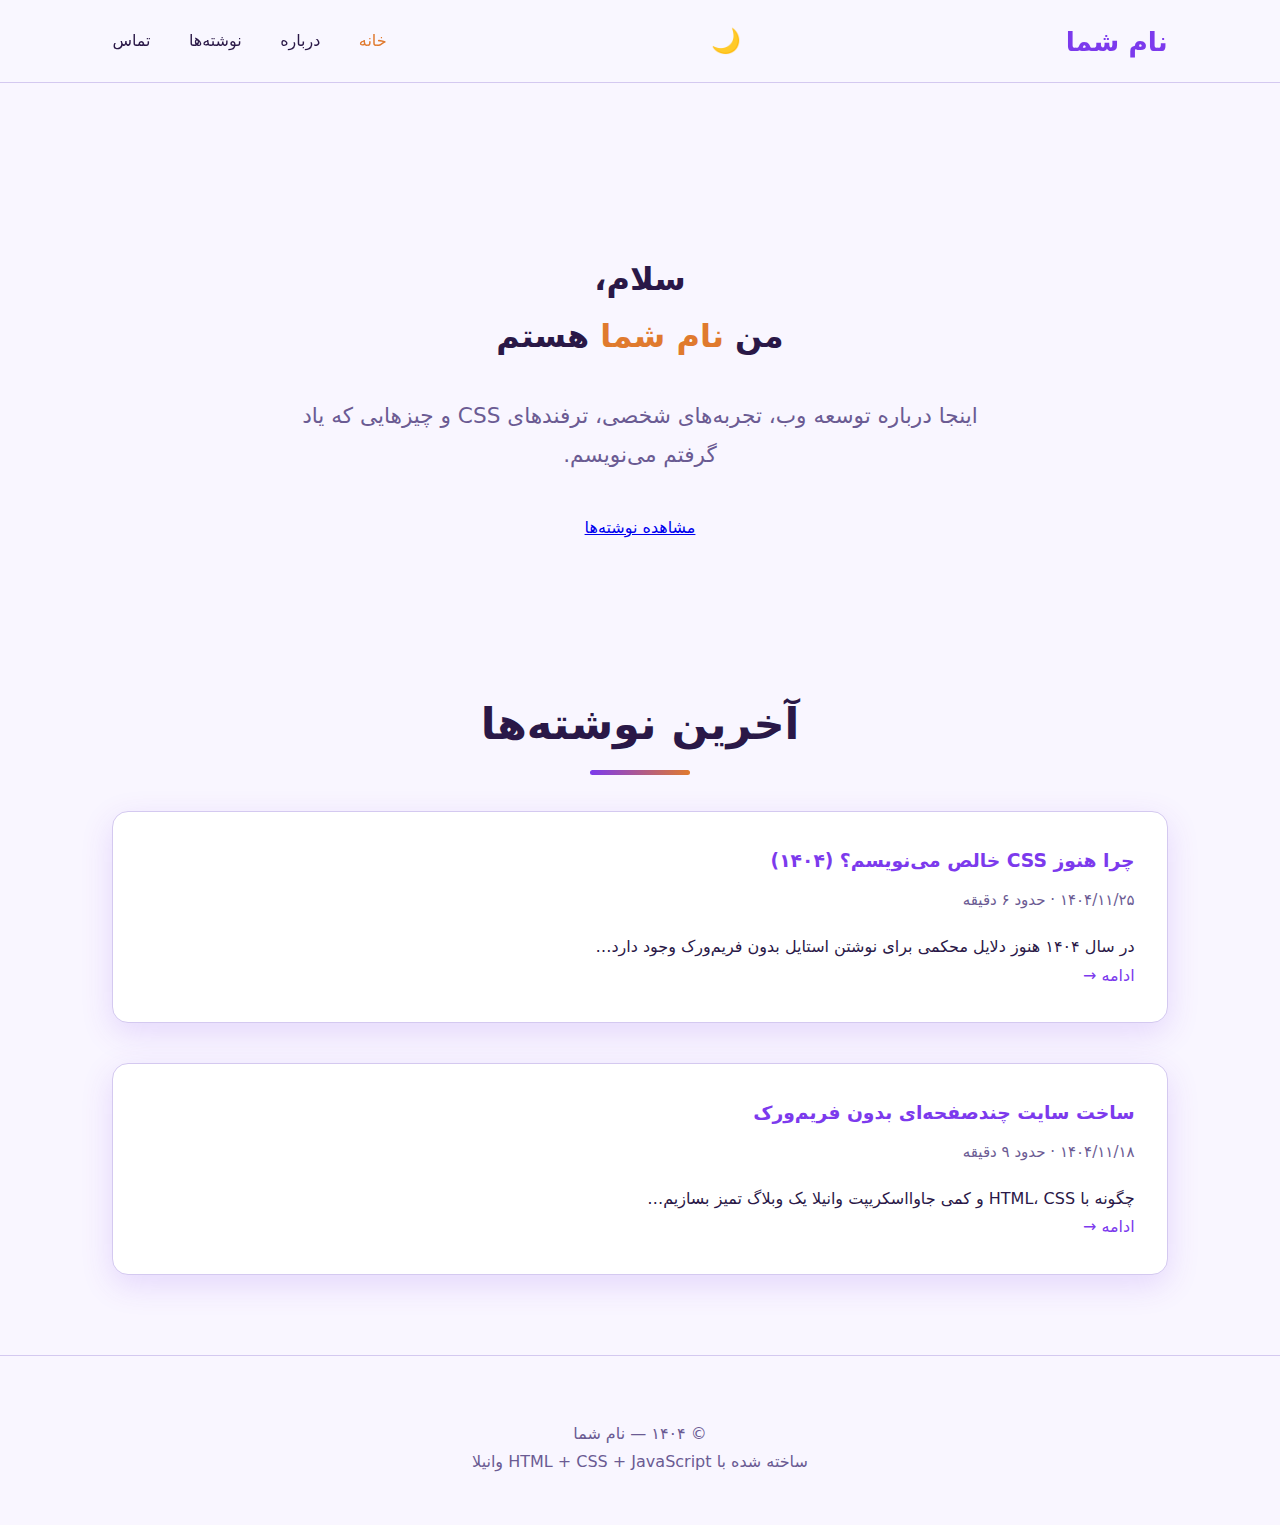
<file: index.html>
<!DOCTYPE html>
<html lang="fa" dir="rtl">
<head>
  <meta charset="UTF-8" />
  <meta name="viewport" content="width=device-width, initial-scale=1.0"/>
  <title>نام شما | خانه</title>
  <link rel="stylesheet" href="style.css" />
</head>
<body data-theme="dark">

<header>
  <div class="nav-container">
    <a href="index.html" class="logo">نام شما</a>

    <div style="display:flex; align-items:center; gap:1.4rem;">
      <button id="theme-toggle" aria-label="تغییر تم">🌙</button>
      <div class="hamburger" id="hamburger">
        <span></span><span></span><span></span>
      </div>
    </div>

    <nav>
      <ul id="navLinks">
        <li><a href="index.html" class="active">خانه</a></li>
        <li><a href="about.html">درباره</a></li>
        <li><a href="blog.html">نوشته‌ها</a></li>
        <li><a href="contact.html">تماس</a></li>
      </ul>
    </nav>
  </div>
</header>

<main>
  <section style="text-align:center; padding: 7rem 1rem 5rem;">
    <h1 class="fade-in">سلام،<br>من <span style="color:var(--accent)">نام شما</span> هستم</h1>
    <p class="fade-in" style="font-size:1.35rem; max-width:720px; margin:2rem auto 2.5rem; color:var(--text-muted);">
      اینجا درباره توسعه وب، تجربه‌های شخصی، ترفندهای CSS و چیزهایی که یاد گرفتم می‌نویسم.
    </p>
    <a href="blog.html" class="btn fade-in">مشاهده نوشته‌ها</a>
  </section>

  <section class="fade-in">
    <h2 class="section-title">آخرین نوشته‌ها</h2>

    <div class="card post-preview">
      <h3><a href="posts/post-2.html">چرا هنوز CSS خالص می‌نویسم؟ (۱۴۰۴)</a></h3>
      <div class="meta">۱۴۰۴/۱۱/۲۵ · حدود ۶ دقیقه</div>
      <p>در سال ۱۴۰۴ هنوز دلایل محکمی برای نوشتن استایل بدون فریم‌ورک وجود دارد…</p>
      <a href="posts/post-2.html" class="read-more">ادامه →</a>
    </div>

    <div class="card post-preview">
      <h3><a href="posts/post-1.html">ساخت سایت چندصفحه‌ای بدون فریم‌ورک</a></h3>
      <div class="meta">۱۴۰۴/۱۱/۱۸ · حدود ۹ دقیقه</div>
      <p>چگونه با HTML، CSS و کمی جاوااسکریپت وانیلا یک وبلاگ تمیز بسازیم…</p>
      <a href="posts/post-1.html" class="read-more">ادامه →</a>
    </div>
  </section>
</main>

<footer>
  <p>© ۱۴۰۴ — نام شما<br>ساخته شده با HTML + CSS + JavaScript وانیلا</p>
</footer>

<button id="back-to-top" aria-label="بازگشت به بالا">↑</button>

<script>
// ──────────────── ۱. منوی موبایل
const ham = document.getElementById('hamburger');
const nav = document.getElementById('navLinks');
ham.onclick = () => {
  ham.classList.toggle('active');
  nav.classList.toggle('active');
};

// ──────────────── ۲. تغییر تم + ذخیره
const themeToggle = document.getElementById('theme-toggle');
const html = document.documentElement;

function setTheme(theme) {
  html.setAttribute('data-theme', theme);
  localStorage.setItem('theme', theme);
  themeToggle.textContent = theme === 'dark' ? '☀️' : '🌙';
}

let saved = localStorage.getItem('theme');
if (!saved) {
  saved = window.matchMedia('(prefers-color-scheme: dark)').matches ? 'dark' : 'light';
}
setTheme(saved);

themeToggle.onclick = () => {
  setTheme(html.getAttribute('data-theme') === 'dark' ? 'light' : 'dark');
};

// ──────────────── ۳. انیمیشن fade-in هنگام اسکرول
const observer = new IntersectionObserver(entries => {
  entries.forEach(entry => {
    if (entry.isIntersecting) {
      entry.target.classList.add('visible');
    }
  });
}, { threshold: 0.08 });

document.querySelectorAll('.fade-in').forEach(el => observer.observe(el));

// ──────────────── ۴. دکمه بازگشت به بالا
const btt = document.getElementById('back-to-top');
window.addEventListener('scroll', () => {
  btt.classList.toggle('show', window.scrollY > 350);
});
btt.onclick = () => window.scrollTo({ top: 0, behavior: 'smooth' });
</script>
</body>
</html>
</file>
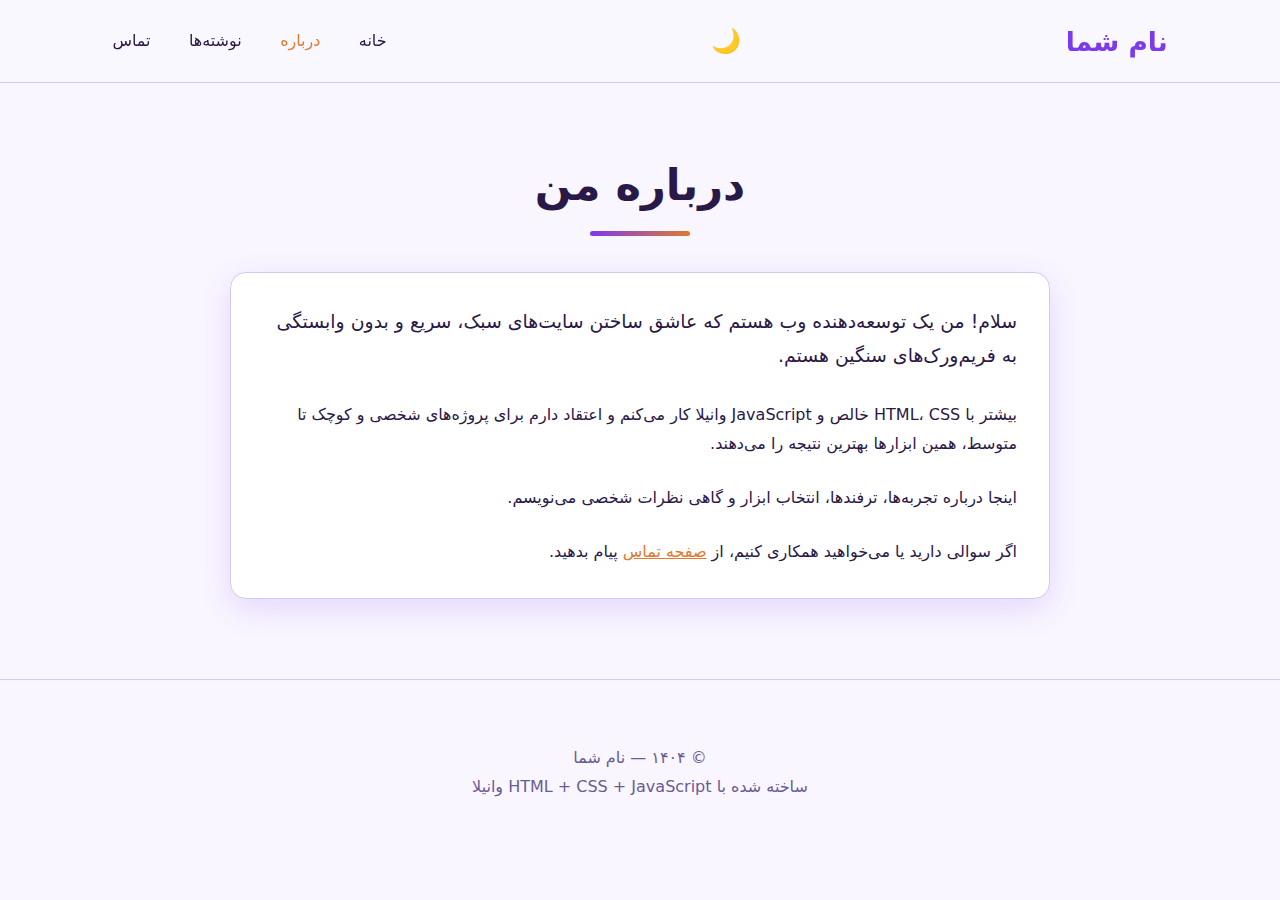
<file: about.html>
<!DOCTYPE html>
<html lang="fa" dir="rtl">
<head>
  <meta charset="UTF-8" />
  <meta name="viewport" content="width=device-width, initial-scale=1.0"/>
  <title>نام شما | درباره من</title>
  <link rel="stylesheet" href="style.css" />
</head>
<body data-theme="dark">

<header>
  <!-- دقیقاً همان هدر index.html را کپی کنید -->
  <div class="nav-container">
    <a href="index.html" class="logo">نام شما</a>

    <div style="display:flex; align-items:center; gap:1.4rem;">
      <button id="theme-toggle" aria-label="تغییر تم">🌙</button>
      <div class="hamburger" id="hamburger">
        <span></span><span></span><span></span>
      </div>
    </div>

    <nav>
      <ul id="navLinks">
        <li><a href="index.html">خانه</a></li>
        <li><a href="about.html" class="active">درباره</a></li>
        <li><a href="blog.html">نوشته‌ها</a></li>
        <li><a href="contact.html">تماس</a></li>
      </ul>
    </nav>
  </div>
</header>

<main>
  <h1 class="section-title fade-in">درباره من</h1>

  <div class="card fade-in" style="max-width:820px; margin:0 auto;">
    <p style="font-size:1.18rem; margin-bottom:1.8rem;">
      سلام! من یک توسعه‌دهنده وب هستم که عاشق ساختن سایت‌های سبک، سریع و بدون وابستگی به فریم‌ورک‌های سنگین هستم.
    </p>
    <p style="margin-bottom:1.6rem;">
      بیشتر با HTML، CSS خالص و JavaScript وانیلا کار می‌کنم و اعتقاد دارم برای پروژه‌های شخصی و کوچک تا متوسط، همین ابزارها بهترین نتیجه را می‌دهند.
    </p>
    <p style="margin-bottom:1.6rem;">
      اینجا درباره تجربه‌ها، ترفندها، انتخاب ابزار و گاهی نظرات شخصی می‌نویسم.
    </p>
    <p>
      اگر سوالی دارید یا می‌خواهید همکاری کنیم، از <a href="contact.html" style="color:var(--accent);">صفحه تماس</a> پیام بدهید.
    </p>
  </div>
</main>

<footer>
  <p>© ۱۴۰۴ — نام شما<br>ساخته شده با HTML + CSS + JavaScript وانیلا</p>
</footer>

<button id="back-to-top" aria-label="بازگشت به بالا">↑</button>

<!-- دقیقاً همان <script> که در index.html هست را اینجا هم کپی کنید -->
<script>
// همان کد جاوااسکریپت قبلی (منو + تم + fade + back to top)
const ham = document.getElementById('hamburger');
const nav = document.getElementById('navLinks');
ham.onclick = () => {
  ham.classList.toggle('active');
  nav.classList.toggle('active');
};

const themeToggle = document.getElementById('theme-toggle');
const html = document.documentElement;

function setTheme(theme) {
  html.setAttribute('data-theme', theme);
  localStorage.setItem('theme', theme);
  themeToggle.textContent = theme === 'dark' ? '☀️' : '🌙';
}

let saved = localStorage.getItem('theme');
if (!saved) {
  saved = window.matchMedia('(prefers-color-scheme: dark)').matches ? 'dark' : 'light';
}
setTheme(saved);

themeToggle.onclick = () => {
  setTheme(html.getAttribute('data-theme') === 'dark' ? 'light' : 'dark');
};

const observer = new IntersectionObserver(entries => {
  entries.forEach(entry => {
    if (entry.isIntersecting) {
      entry.target.classList.add('visible');
    }
  });
}, { threshold: 0.08 });

document.querySelectorAll('.fade-in').forEach(el => observer.observe(el));

const btt = document.getElementById('back-to-top');
window.addEventListener('scroll', () => {
  btt.classList.toggle('show', window.scrollY > 350);
});
btt.onclick = () => window.scrollTo({ top: 0, behavior: 'smooth' });
</script>
</body>
</html>
</file>
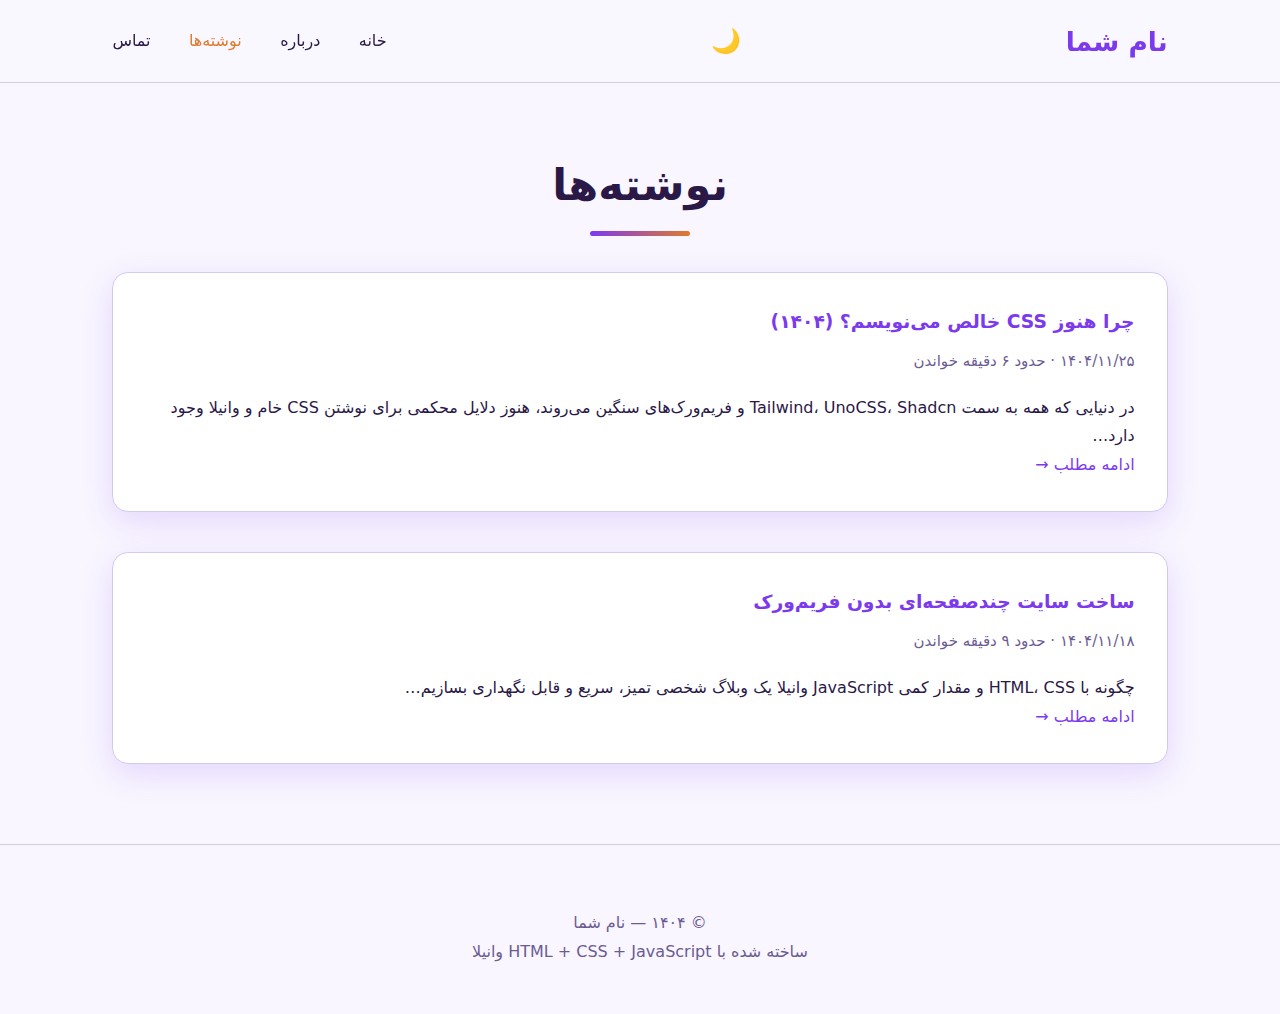
<file: blog.html>
<!DOCTYPE html>
<html lang="fa" dir="rtl">
<head>
  <meta charset="UTF-8" />
  <meta name="viewport" content="width=device-width, initial-scale=1.0"/>
  <title>نام شما | نوشته‌ها</title>
  <link rel="stylesheet" href="style.css" />
</head>
<body data-theme="dark">

<header>
  <div class="nav-container">
    <a href="index.html" class="logo">نام شما</a>

    <div style="display:flex; align-items:center; gap:1.4rem;">
      <button id="theme-toggle" aria-label="تغییر تم">🌙</button>
      <div class="hamburger" id="hamburger">
        <span></span><span></span><span></span>
      </div>
    </div>

    <nav>
      <ul id="navLinks">
        <li><a href="index.html">خانه</a></li>
        <li><a href="about.html">درباره</a></li>
        <li><a href="blog.html" class="active">نوشته‌ها</a></li>
        <li><a href="contact.html">تماس</a></li>
      </ul>
    </nav>
  </div>
</header>

<main>
  <h1 class="section-title fade-in">نوشته‌ها</h1>

  <div class="card fade-in post-preview">
    <h3><a href="posts/post-2.html">چرا هنوز CSS خالص می‌نویسم؟ (۱۴۰۴)</a></h3>
    <div class="meta">۱۴۰۴/۱۱/۲۵ · حدود ۶ دقیقه خواندن</div>
    <p>در دنیایی که همه به سمت Tailwind، UnoCSS، Shadcn و فریم‌ورک‌های سنگین می‌روند، هنوز دلایل محکمی برای نوشتن CSS خام و وانیلا وجود دارد…</p>
    <a href="posts/post-2.html" class="read-more">ادامه مطلب →</a>
  </div>

  <div class="card fade-in post-preview">
    <h3><a href="posts/post-1.html">ساخت سایت چندصفحه‌ای بدون فریم‌ورک</a></h3>
    <div class="meta">۱۴۰۴/۱۱/۱۸ · حدود ۹ دقیقه خواندن</div>
    <p>چگونه با HTML، CSS و مقدار کمی JavaScript وانیلا یک وبلاگ شخصی تمیز، سریع و قابل نگهداری بسازیم…</p>
    <a href="posts/post-1.html" class="read-more">ادامه مطلب →</a>
  </div>

  <!-- اگر پست بیشتری می‌خواهید، همین ساختار را تکرار کنید -->

</main>

<footer>
  <p>© ۱۴۰۴ — نام شما<br>ساخته شده با HTML + CSS + JavaScript وانیلا</p>
</footer>

<button id="back-to-top" aria-label="بازگشت به بالا">↑</button>

<script>
// ──────────────── منوی موبایل
const ham = document.getElementById('hamburger');
const nav = document.getElementById('navLinks');
ham.onclick = () => {
  ham.classList.toggle('active');
  nav.classList.toggle('active');
};

// ──────────────── تغییر تم + ذخیره
const themeToggle = document.getElementById('theme-toggle');
const html = document.documentElement;

function setTheme(theme) {
  html.setAttribute('data-theme', theme);
  localStorage.setItem('theme', theme);
  themeToggle.textContent = theme === 'dark' ? '☀️' : '🌙';
}

let saved = localStorage.getItem('theme');
if (!saved) {
  saved = window.matchMedia('(prefers-color-scheme: dark)').matches ? 'dark' : 'light';
}
setTheme(saved);

themeToggle.onclick = () => {
  setTheme(html.getAttribute('data-theme') === 'dark' ? 'light' : 'dark');
};

// ──────────────── انیمیشن fade-in
const observer = new IntersectionObserver(entries => {
  entries.forEach(entry => {
    if (entry.isIntersecting) {
      entry.target.classList.add('visible');
    }
  });
}, { threshold: 0.08 });

document.querySelectorAll('.fade-in').forEach(el => observer.observe(el));

// ──────────────── بازگشت به بالا
const btt = document.getElementById('back-to-top');
window.addEventListener('scroll', () => {
  btt.classList.toggle('show', window.scrollY > 350);
});
btt.onclick = () => window.scrollTo({ top: 0, behavior: 'smooth' });
</script>
</body>
</html>
</file>
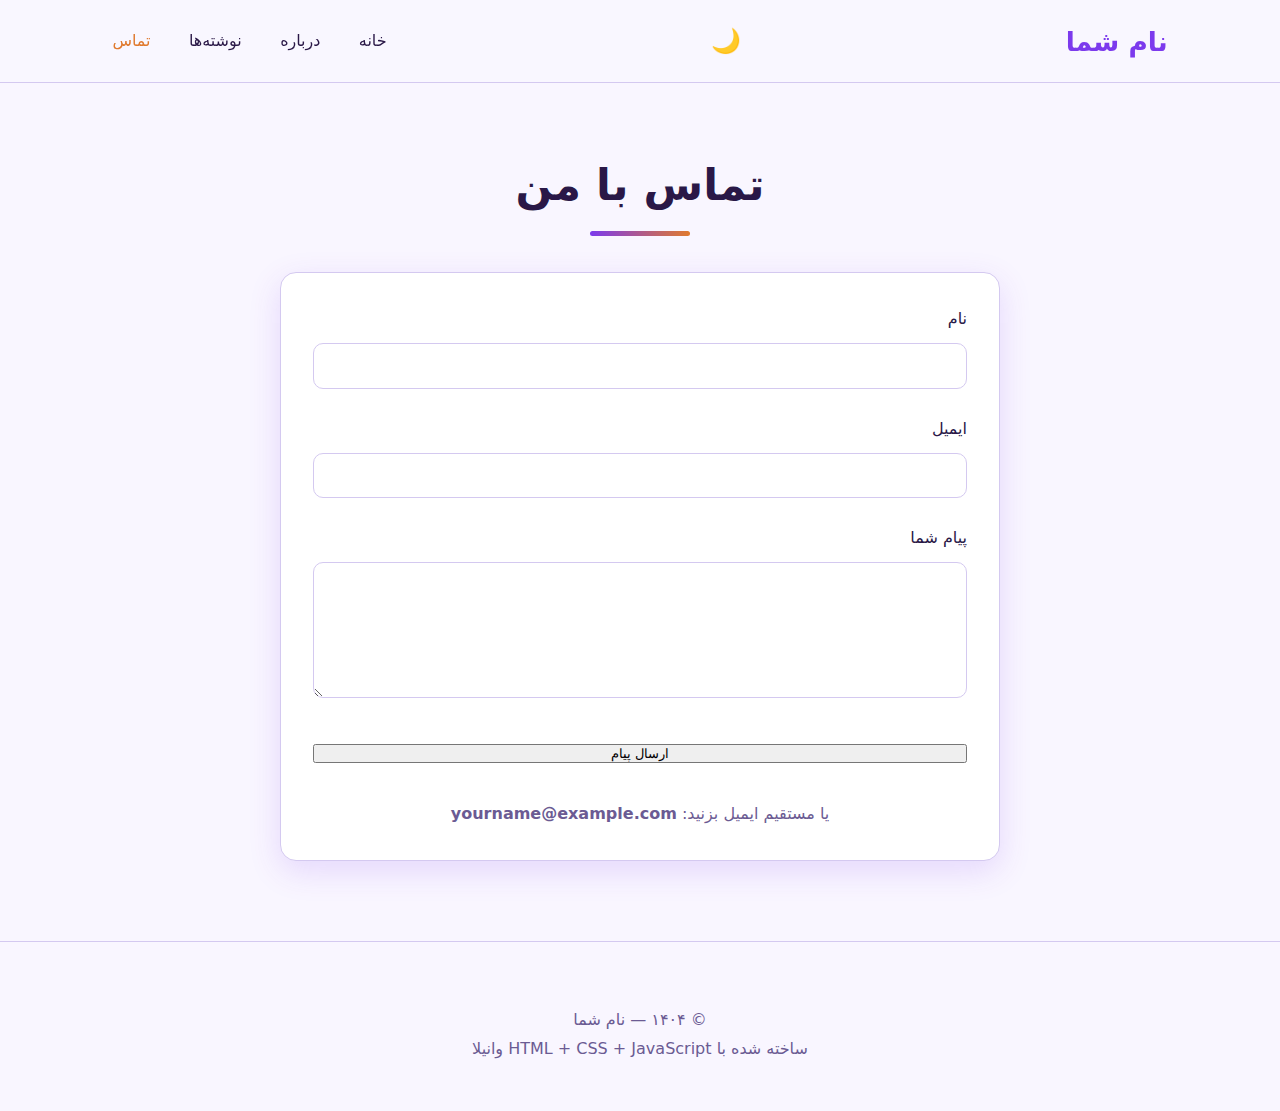
<file: contact.html>
<!DOCTYPE html>
<html lang="fa" dir="rtl">
<head>
  <meta charset="UTF-8" />
  <meta name="viewport" content="width=device-width, initial-scale=1.0"/>
  <title>نام شما | تماس</title>
  <link rel="stylesheet" href="style.css" />
</head>
<body data-theme="dark">

<header>
  <div class="nav-container">
    <a href="index.html" class="logo">نام شما</a>

    <div style="display:flex; align-items:center; gap:1.4rem;">
      <button id="theme-toggle" aria-label="تغییر تم">🌙</button>
      <div class="hamburger" id="hamburger">
        <span></span><span></span><span></span>
      </div>
    </div>

    <nav>
      <ul id="navLinks">
        <li><a href="index.html">خانه</a></li>
        <li><a href="about.html">درباره</a></li>
        <li><a href="blog.html">نوشته‌ها</a></li>
        <li><a href="contact.html" class="active">تماس</a></li>
      </ul>
    </nav>
  </div>
</header>

<main>
  <h1 class="section-title fade-in">تماس با من</h1>

  <div class="card fade-in" style="max-width: 720px; margin: 0 auto;">
    <form action="https://formspree.io/f/YOUR_FORM_ID" method="POST">
      <div style="margin-bottom: 1.6rem;">
        <label for="name" style="display:block; margin-bottom: 0.6rem; font-weight:500;">نام</label>
        <input type="text" id="name" name="name" required
               style="width:100%; padding:0.9rem 1.2rem; border:1px solid var(--border); border-radius:10px; background:var(--surface); color:var(--text); font-family:inherit;">
      </div>

      <div style="margin-bottom: 1.6rem;">
        <label for="email" style="display:block; margin-bottom: 0.6rem; font-weight:500;">ایمیل</label>
        <input type="email" id="email" name="email" required
               style="width:100%; padding:0.9rem 1.2rem; border:1px solid var(--border); border-radius:10px; background:var(--surface); color:var(--text); font-family:inherit;">
      </div>

      <div style="margin-bottom: 2rem;">
        <label for="message" style="display:block; margin-bottom: 0.6rem; font-weight:500;">پیام شما</label>
        <textarea id="message" name="message" rows="7" required
                  style="width:100%; padding:0.9rem 1.2rem; border:1px solid var(--border); border-radius:10px; background:var(--surface); color:var(--text); font-family:inherit; resize:vertical;"></textarea>
      </div>

      <button type="submit" class="btn" style="width:100%;">ارسال پیام</button>
    </form>

    <p style="text-align:center; margin-top:2rem; color:var(--text-muted);">
      یا مستقیم ایمیل بزنید: <strong>yourname@example.com</strong>
    </p>
  </div>
</main>

<footer>
  <p>© ۱۴۰۴ — نام شما<br>ساخته شده با HTML + CSS + JavaScript وانیلا</p>
</footer>

<button id="back-to-top" aria-label="بازگشت به بالا">↑</button>

<script>
// همان اسکریپت قبلی (کپی از index.html)
const ham = document.getElementById('hamburger');
const nav = document.getElementById('navLinks');
ham.onclick = () => {
  ham.classList.toggle('active');
  nav.classList.toggle('active');
};

const themeToggle = document.getElementById('theme-toggle');
const html = document.documentElement;

function setTheme(theme) {
  html.setAttribute('data-theme', theme);
  localStorage.setItem('theme', theme);
  themeToggle.textContent = theme === 'dark' ? '☀️' : '🌙';
}

let saved = localStorage.getItem('theme');
if (!saved) {
  saved = window.matchMedia('(prefers-color-scheme: dark)').matches ? 'dark' : 'light';
}
setTheme(saved);

themeToggle.onclick = () => {
  setTheme(html.getAttribute('data-theme') === 'dark' ? 'light' : 'dark');
};

const observer = new IntersectionObserver(entries => {
  entries.forEach(entry => {
    if (entry.isIntersecting) {
      entry.target.classList.add('visible');
    }
  });
}, { threshold: 0.08 });

document.querySelectorAll('.fade-in').forEach(el => observer.observe(el));

const btt = document.getElementById('back-to-top');
window.addEventListener('scroll', () => {
  btt.classList.toggle('show', window.scrollY > 350);
});
btt.onclick = () => window.scrollTo({ top: 0, behavior: 'smooth' });
</script>
</body>
</html>
</file>
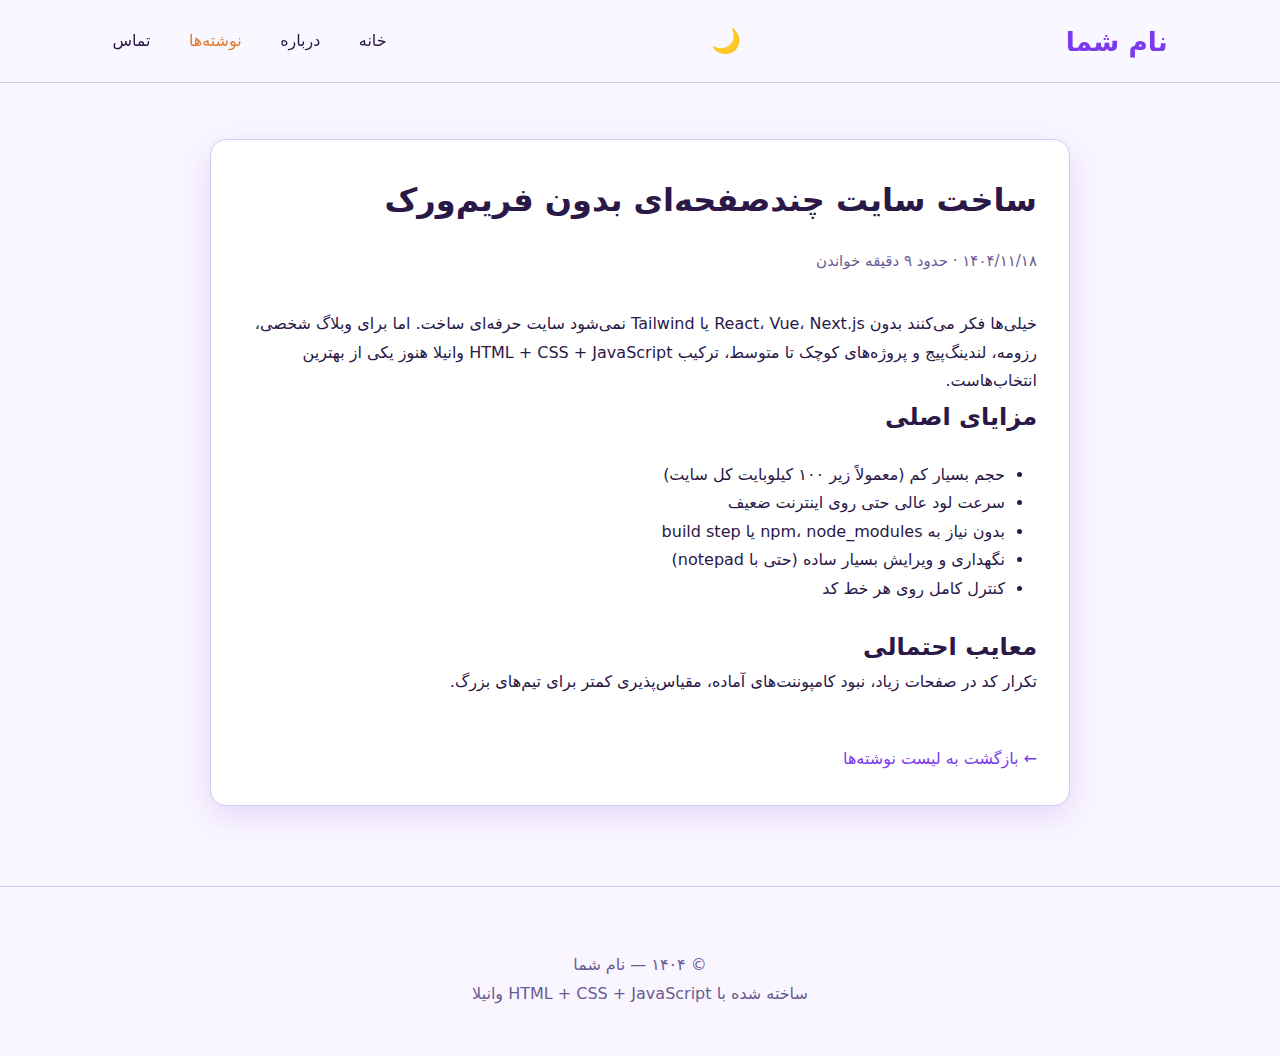
<file: posts/post1.html>
<!DOCTYPE html>
<html lang="fa" dir="rtl">
<head>
  <meta charset="UTF-8" />
  <meta name="viewport" content="width=device-width, initial-scale=1.0"/>
  <title>ساخت سایت چندصفحه‌ای بدون فریم‌ورک | نام شما</title>
  <link rel="stylesheet" href="../style.css" />
</head>
<body data-theme="dark">

<header>
  <div class="nav-container">
    <a href="../index.html" class="logo">نام شما</a>

    <div style="display:flex; align-items:center; gap:1.4rem;">
      <button id="theme-toggle" aria-label="تغییر تم">🌙</button>
      <div class="hamburger" id="hamburger">
        <span></span><span></span><span></span>
      </div>
    </div>

    <nav>
      <ul id="navLinks">
        <li><a href="../index.html">خانه</a></li>
        <li><a href="../about.html">درباره</a></li>
        <li><a href="../blog.html" class="active">نوشته‌ها</a></li>
        <li><a href="../contact.html">تماس</a></li>
      </ul>
    </nav>
  </div>
</header>

<main>
  <article class="card fade-in" style="max-width:860px; margin:2.5rem auto;">
    <h1>ساخت سایت چندصفحه‌ای بدون فریم‌ورک</h1>
    <div class="meta" style="margin:1.2rem 0 2.2rem;">۱۴۰۴/۱۱/۱۸ · حدود ۹ دقیقه خواندن</div>

    <p>خیلی‌ها فکر می‌کنند بدون React، Vue، Next.js یا Tailwind نمی‌شود سایت حرفه‌ای ساخت. اما برای وبلاگ شخصی، رزومه، لندینگ‌پیج و پروژه‌های کوچک تا متوسط، ترکیب HTML + CSS + JavaScript وانیلا هنوز یکی از بهترین انتخاب‌هاست.</p>

    <h2>مزایای اصلی</h2>
    <ul style="padding-right:2rem; margin:1.4rem 0;">
      <li>حجم بسیار کم (معمولاً زیر ۱۰۰ کیلوبایت کل سایت)</li>
      <li>سرعت لود عالی حتی روی اینترنت ضعیف</li>
      <li>بدون نیاز به npm، node_modules یا build step</li>
      <li>نگهداری و ویرایش بسیار ساده (حتی با notepad)</li>
      <li>کنترل کامل روی هر خط کد</li>
    </ul>

    <h2>معایب احتمالی</h2>
    <p>تکرار کد در صفحات زیاد، نبود کامپوننت‌های آماده، مقیاس‌پذیری کمتر برای تیم‌های بزرگ.</p>

    <p style="margin-top:3rem;">
      <a href="../blog.html" class="read-more">← بازگشت به لیست نوشته‌ها</a>
    </p>
  </article>
</main>

<footer>
  <p>© ۱۴۰۴ — نام شما<br>ساخته شده با HTML + CSS + JavaScript وانیلا</p>
</footer>

<button id="back-to-top" aria-label="بازگشت به بالا">↑</button>

<script>
// همان اسکریپت همیشگی
const ham = document.getElementById('hamburger');
const nav = document.getElementById('navLinks');
ham.onclick = () => {
  ham.classList.toggle('active');
  nav.classList.toggle('active');
};

const themeToggle = document.getElementById('theme-toggle');
const html = document.documentElement;

function setTheme(theme) {
  html.setAttribute('data-theme', theme);
  localStorage.setItem('theme', theme);
  themeToggle.textContent = theme === 'dark' ? '☀️' : '🌙';
}

let saved = localStorage.getItem('theme');
if (!saved) {
  saved = window.matchMedia('(prefers-color-scheme: dark)').matches ? 'dark' : 'light';
}
setTheme(saved);

themeToggle.onclick = () => {
  setTheme(html.getAttribute('data-theme') === 'dark' ? 'light' : 'dark');
};

const observer = new IntersectionObserver(entries => {
  entries.forEach(entry => {
    if (entry.isIntersecting) {
      entry.target.classList.add('visible');
    }
  });
}, { threshold: 0.08 });

document.querySelectorAll('.fade-in').forEach(el => observer.observe(el));

const btt = document.getElementById('back-to-top');
window.addEventListener('scroll', () => {
  btt.classList.toggle('show', window.scrollY > 350);
});
btt.onclick = () => window.scrollTo({ top: 0, behavior: 'smooth' });
</script>
</body>
</html>
</file>
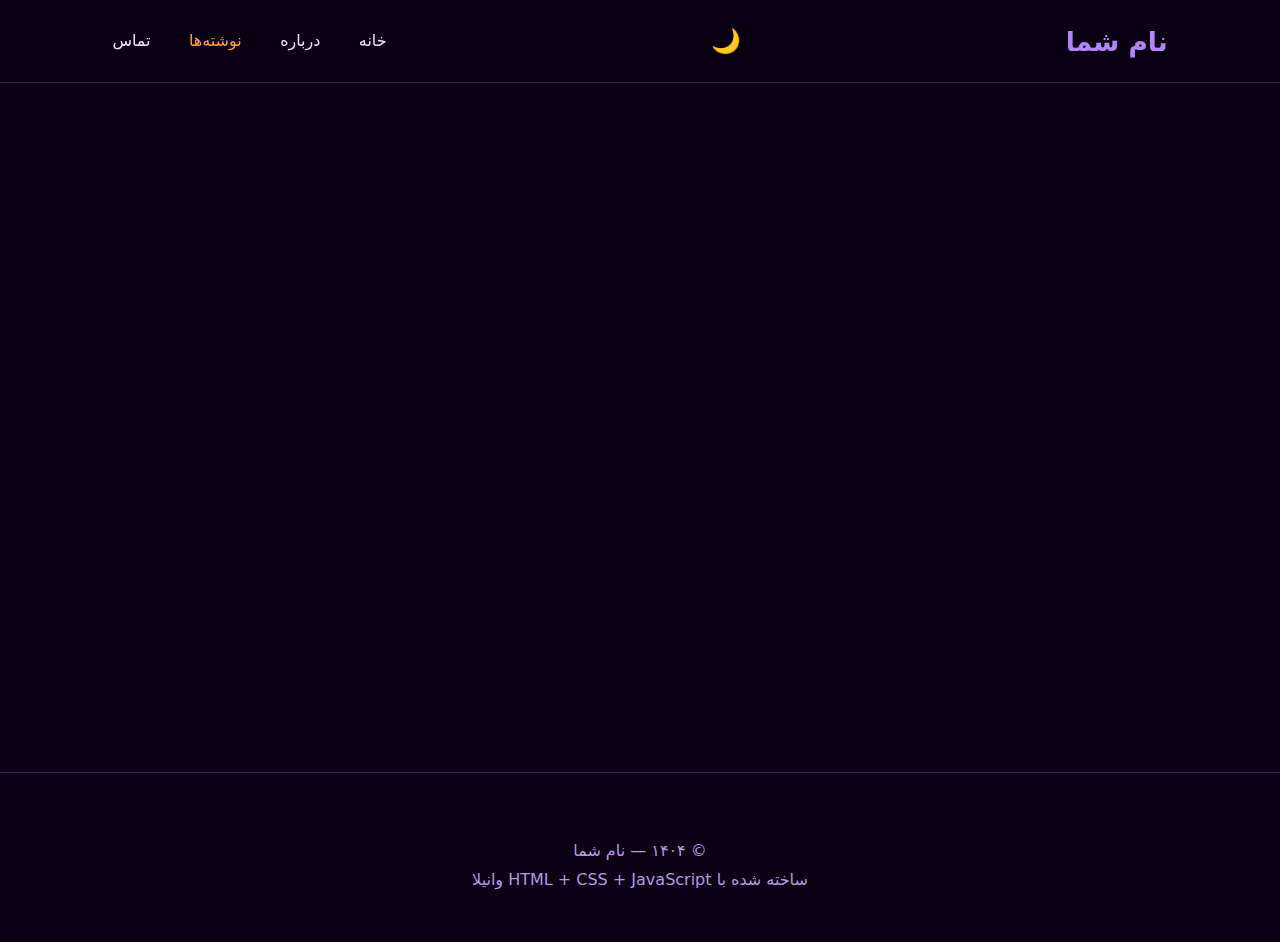
<file: posts/post2.html>
<!DOCTYPE html>
<html lang="fa" dir="rtl">
<head>
  <meta charset="UTF-8" />
  <meta name="viewport" content="width=device-width, initial-scale=1.0"/>
  <title>چرا هنوز CSS خالص می‌نویسم؟ | نام شما</title>
  <link rel="stylesheet" href="../style.css" />
</head>
<body data-theme="dark">

<header>
  <div class="nav-container">
    <a href="../index.html" class="logo">نام شما</a>

    <div style="display:flex; align-items:center; gap:1.4rem;">
      <button id="theme-toggle" aria-label="تغییر تم">🌙</button>
      <div class="hamburger" id="hamburger">
        <span></span><span></span><span></span>
      </div>
    </div>

    <nav>
      <ul id="navLinks">
        <li><a href="../index.html">خانه</a></li>
        <li><a href="../about.html">درباره</a></li>
        <li><a href="../blog.html" class="active">نوشته‌ها</a></li>
        <li><a href="../contact.html">تماس</a></li>
      </ul>
    </nav>
  </div>
</header>

<main>
  <article class="card fade-in" style="max-width:860px; margin:2.5rem auto;">
    <h1>چرا هنوز CSS خالص می‌نویسم؟ (۱۴۰۴)</h1>
    <div class="meta" style="margin:1.2rem 0 2.2rem;">۱۴۰۴/۱۱/۲۵ · حدود ۶ دقیقه خواندن</div>

    <p>با وجود ابزارهای فوق‌العاده مثل Tailwind، UnoCSS، PandaCSS، Shadcn/ui و ... هنوز پروژه‌هایی هستند که عمداً با CSS خام نوشته می‌شوند. دلایل شخصی من:</p>

    <ol style="padding-right:2rem; margin:1.4rem 0;">
      <li>کنترل دقیق و کامل روی هر خط استایل</li>
      <li>حذف وابستگی به ابزارهای build و postcss</li>
      <li>حجم نهایی کمتر (مخصوصاً برای سایت‌های کوچک)</li>
      <li>یادگیری عمیق‌تر مفاهیم CSS</li>
      <li>لذت نوشتن و نگهداری کد بدون لایه‌های انتزاعی اضافی</li>
    </ol>

    <p>این انتخاب برای همه مناسب نیست، اما اگر پروژه‌تان کوچک یا متوسط است، ارزش امتحان کردن را دارد.</p>

    <p style="margin-top:3rem;">
      <a href="../blog.html" class="read-more">← بازگشت به لیست نوشته‌ها</a>
    </p>
  </article>
</main>

<footer>
  <p>© ۱۴۰۴ — نام شما<br>ساخته شده با HTML + CSS + JavaScript وانیلا</p>
</footer>

<button id="back-to-top" aria-label="بازگشت به بالا">↑</button>

<script>
// همان اسکریپت همیشگی
const ham = document.getElementById('hamburger');
const nav = document.getElementById('
</file>
<file: style.css>
:root {
  --bg:           #0b0014;
  --surface:      #140028;
  --text:         #e9deff;
  --text-muted:   #b399e0;
  --primary:      #b386f7;
  --accent:       #ff9f4d;
  --border:       #3c1f66;
  --shadow-sm:    0 4px 16px rgba(140,100,220,0.14);
  --shadow-md:    0 10px 32px rgba(140,100,220,0.20);
}

[data-theme="light"] {
  --bg:           #f9f6ff;
  --surface:      #ffffff;
  --text:         #2a1847;
  --text-muted:   #6b5b93;
  --primary:      #7c3aed;
  --accent:       #e07a2e;
  --border:       #d4c9f0;
  --shadow-sm:    0 4px 16px rgba(124,58,237,0.12);
  --shadow-md:    0 10px 32px rgba(124,58,237,0.16);
}

* {
  margin: 0;
  padding: 0;
  box-sizing: border-box;
}

body {
  font-family: 'Vazirmatn', system-ui, sans-serif;
  background: var(--bg);
  color: var(--text);
  line-height: 1.78;
  transition: background 0.4s ease, color 0.4s ease;
}

header {
  position: sticky;
  top: 0;
  z-index: 100;
  background: rgba(11,0,20,0.92);
  backdrop-filter: blur(10px);
  border-bottom: 1px solid var(--border);
  transition: background 0.4s, border-color 0.4s;
}

[data-theme="light"] header {
  background: rgba(249,246,255,0.92);
}

.nav-container {
  max-width: 1100px;
  margin: 0 auto;
  padding: 1.1rem 1.4rem;
  display: flex;
  justify-content: space-between;
  align-items: center;
}

.logo {
  font-size: 1.65rem;
  font-weight: 700;
  color: var(--primary);
  text-decoration: none;
}

nav ul {
  display: flex;
  gap: 2.4rem;
  list-style: none;
}

nav a {
  color: var(--text);
  text-decoration: none;
  font-weight: 500;
  transition: color 0.3s;
}

nav a:hover,
nav a.active {
  color: var(--accent);
}

/* موبایل */
.hamburger {
  display: none;
  flex-direction: column;
  gap: 5px;
  cursor: pointer;
}
.hamburger span {
  width: 28px;
  height: 3px;
  background: var(--text);
  transition: all 0.4s;
}

@media (max-width: 768px) {
  .hamburger { display: flex; }
  nav ul {
    position: fixed;
    inset: 0 0 0 35%;
    background: var(--bg);
    flex-direction: column;
    justify-content: center;
    align-items: center;
    transform: translateX(100%);
    transition: transform 0.45s ease;
    z-index: 99;
  }
  nav ul.active { transform: translateX(0); }
  .hamburger.active span:nth-child(1) { transform: rotate(45deg) translate(6px,6px); }
  .hamburger.active span:nth-child(2) { opacity: 0; }
  .hamburger.active span:nth-child(3) { transform: rotate(-45deg) translate(6px,-6px); }
}

main {
  max-width: 1100px;
  margin: 3.5rem auto 5rem;
  padding: 0 1.4rem;
}

.section-title {
  font-size: 2.7rem;
  text-align: center;
  margin: 4rem 0 3rem;
  position: relative;
}

.section-title::after {
  content: '';
  position: absolute;
  bottom: -12px;
  left: 50%;
  transform: translateX(-50%);
  width: 100px;
  height: 5px;
  background: linear-gradient(90deg, var(--primary), var(--accent));
  border-radius: 3px;
}

.card {
  background: var(--surface);
  border: 1px solid var(--border);
  border-radius: 16px;
  padding: 2rem;
  margin-bottom: 2.5rem;
  box-shadow: var(--shadow-md);
  transition: transform 0.35s ease, box-shadow 0.35s ease;
}

.card:hover {
  transform: translateY(-8px);
  box-shadow: 0 20px 48px rgba(140,100,220,0.22);
}

.post-preview h3 a {
  color: var(--primary);
  text-decoration: none;
}

.post-preview h3 a:hover {
  color: var(--accent);
}

.meta {
  font-size: 0.94rem;
  color: var(--text-muted);
  margin: 0.6rem 0 1.2rem;
}

.read-more {
  color: var(--primary);
  text-decoration: none;
  font-weight: 500;
}

.read-more:hover {
  text-decoration: underline;
}

/* انیمیشن اسکرول */
.fade-in {
  opacity: 0;
  transform: translateY(35px);
  transition: opacity 0.85s ease-out, transform 0.85s ease-out;
}

.fade-in.visible {
  opacity: 1;
  transform: translateY(0);
}

/* دکمه بازگشت به بالا */
#back-to-top {
  position: fixed;
  bottom: 24px;
  right: 24px;
  width: 48px;
  height: 48px;
  background: var(--primary);
  color: white;
  border: none;
  border-radius: 50%;
  font-size: 1.4rem;
  cursor: pointer;
  opacity: 0;
  visibility: hidden;
  transition: all 0.4s ease;
  box-shadow: 0 4px 12px rgba(0,0,0,0.3);
  z-index: 90;
}

#back-to-top.show {
  opacity: 1;
  visibility: visible;
}

#back-to-top:hover {
  background: var(--accent);
  transform: translateY(-4px);
}

/* دکمه تغییر تم */
#theme-toggle {
  background: none;
  border: none;
  font-size: 1.5rem;
  cursor: pointer;
  padding: 0.4rem;
  border-radius: 50%;
  transition: background 0.3s;
}

#theme-toggle:hover {
  background: rgba(255,255,255,0.08);
}

footer {
  text-align: center;
  padding: 4rem 1rem 3rem;
  color: var(--text-muted);
  border-top: 1px solid var(--border);
}

@import url('https://fonts.googleapis.com/css2?family=Inter:wght@400;500;600;700&family=Vazirmatn:wght@400;500;700&display=swap');
</file>
